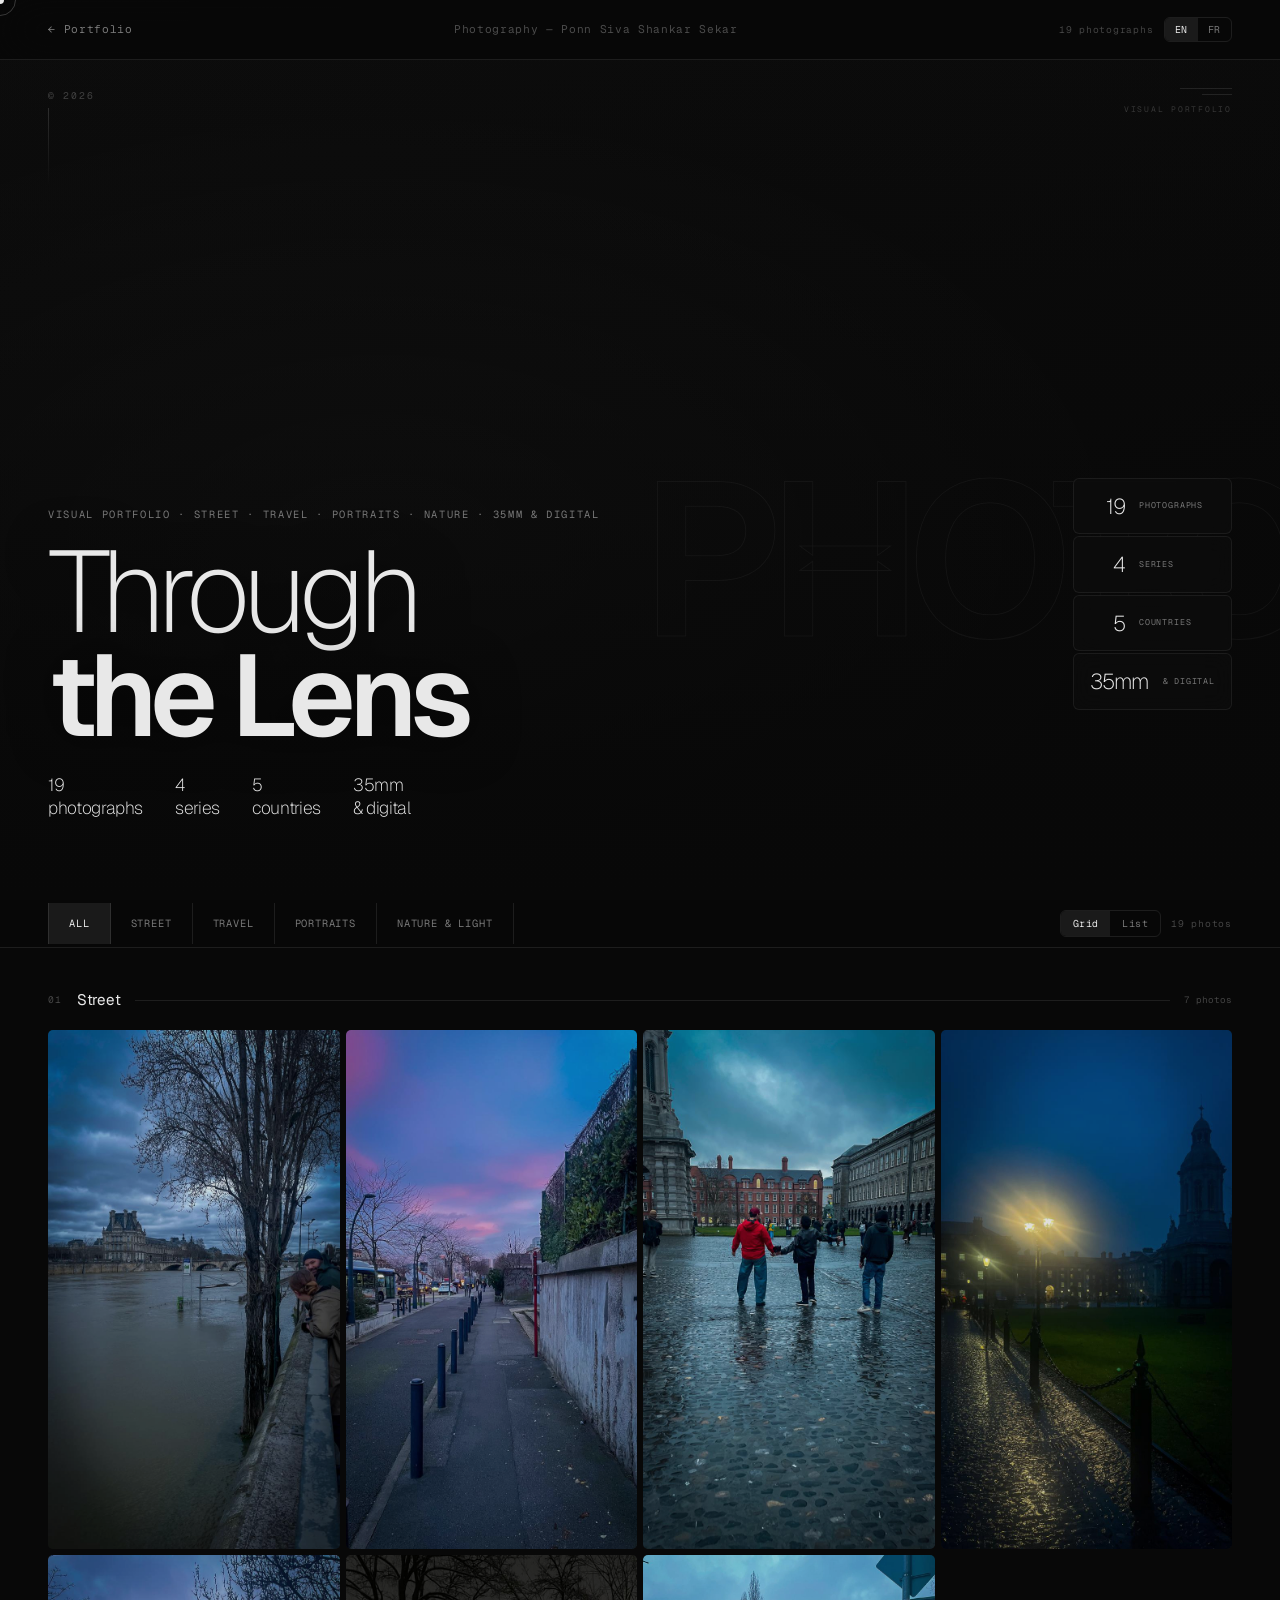
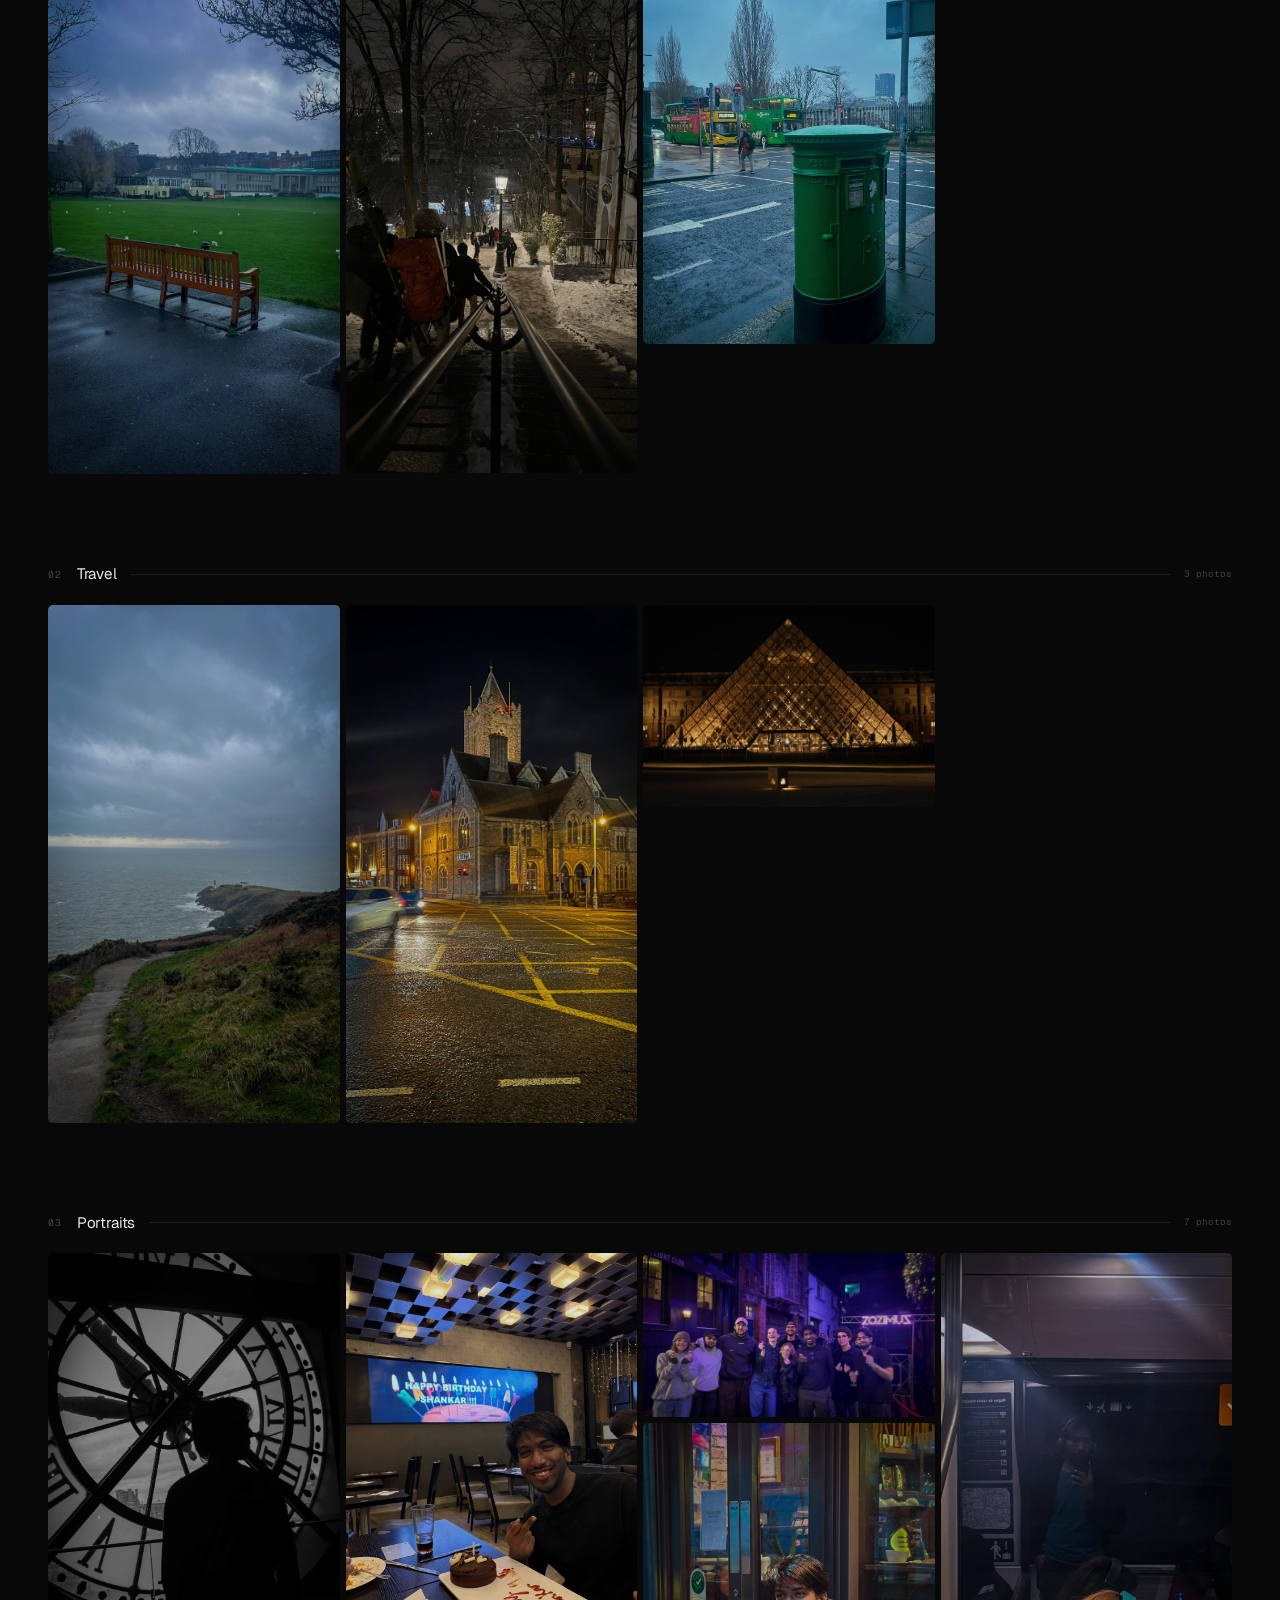
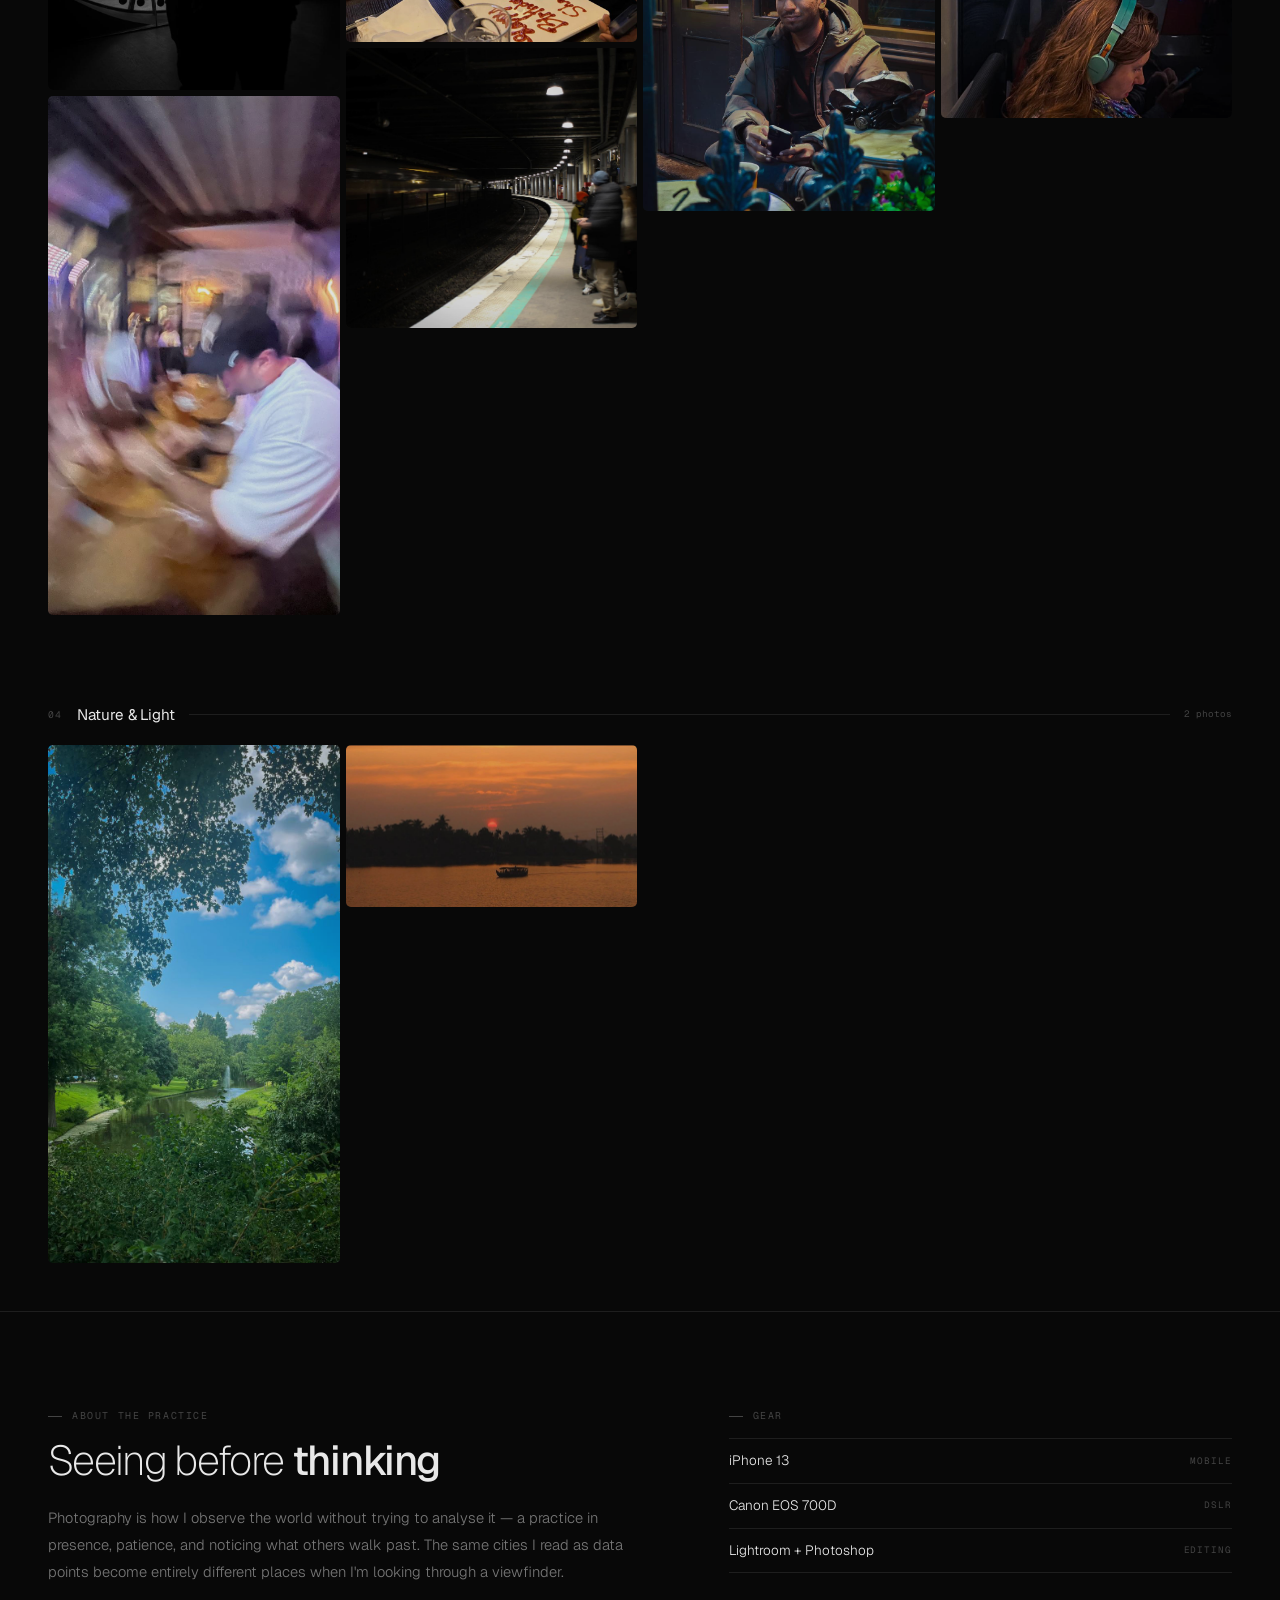
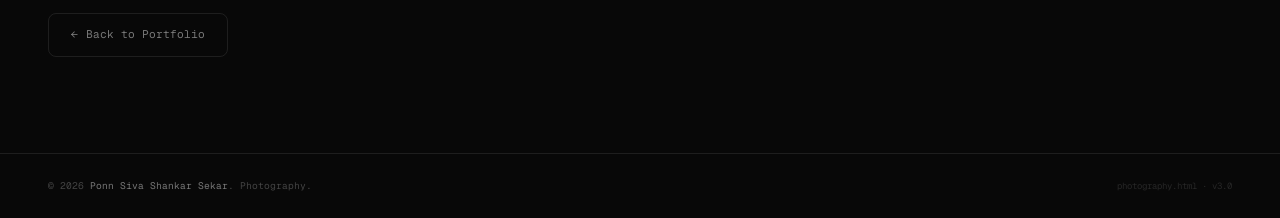
<file: photography.html>
<!DOCTYPE html>
<html lang="en">
<head>
<meta charset="UTF-8"/>
<meta name="viewport" content="width=device-width,initial-scale=1.0"/>
<title>Photography — Ponn Siva Shankar Sekar</title>
<link rel="preconnect" href="https://fonts.googleapis.com">
<link href="https://fonts.googleapis.com/css2?family=Geist:wght@100;200;300;400;500;600&family=Geist+Mono:wght@300;400;500&display=swap" rel="stylesheet">
<style>
:root{
  --bg:#080808;--surface:#0f0f0f;--surface2:#1a1a1a;
  --border:rgba(255,255,255,.09);--border-hi:rgba(255,255,255,.18);
  --text:#e8e8e8;--muted:#777;--muted2:#444;
  --font-sans:'Geist',sans-serif;--font-mono:'Geist Mono',monospace;
  --nav-h:60px;--ease:cubic-bezier(.16,1,.3,1);
  --pad:clamp(16px,4vw,48px);
  --gap:6px;
}
*,*::before,*::after{margin:0;padding:0;box-sizing:border-box;}
html{scroll-behavior:smooth;}
body{background:var(--bg);color:var(--text);font-family:var(--font-sans);font-size:16px;line-height:1.6;overflow-x:hidden;cursor:none;-webkit-font-smoothing:antialiased;}
#cursor{position:fixed;width:8px;height:8px;background:var(--text);border-radius:50%;pointer-events:none;z-index:99999;transform:translate(-50%,-50%);transition:width .2s,height .2s;}
#cursor-ring{position:fixed;width:32px;height:32px;border:1px solid rgba(232,232,232,.22);border-radius:50%;pointer-events:none;z-index:99998;transform:translate(-50%,-50%);transition:width .3s,height .3s,border-color .3s;}
.cursor-photo #cursor{width:0;height:0;}
.cursor-photo #cursor-ring{width:56px;height:56px;border-color:rgba(232,232,232,.4);}

nav{position:fixed;top:0;left:0;right:0;z-index:200;height:var(--nav-h);display:flex;align-items:center;justify-content:space-between;padding:0 var(--pad);background:rgba(8,8,8,.92);backdrop-filter:blur(24px);border-bottom:1px solid var(--border);gap:12px;}
.nav-back{display:flex;align-items:center;gap:8px;font-family:var(--font-mono);font-size:.7rem;color:var(--muted);text-decoration:none;letter-spacing:.06em;transition:color .2s,gap .25s var(--ease);white-space:nowrap;flex-shrink:0;}
.nav-back:hover{color:var(--text);gap:12px;}
.nav-title{font-family:var(--font-mono);font-size:.7rem;color:rgba(232,232,232,.3);letter-spacing:.06em;overflow:hidden;text-overflow:ellipsis;white-space:nowrap;}
.nav-right{display:flex;align-items:center;gap:10px;flex-shrink:0;}
.nav-count{font-family:var(--font-mono);font-size:.6rem;color:var(--muted2);letter-spacing:.08em;white-space:nowrap;}
.lang-toggle{display:flex;border:1px solid var(--border);border-radius:6px;overflow:hidden;}
.lang-btn{font-family:var(--font-mono);font-size:.62rem;padding:5px 10px;background:none;border:none;color:var(--muted);cursor:none;letter-spacing:.06em;transition:all .2s;}
.lang-btn.active{background:var(--surface2);color:var(--text);}

[data-r]{opacity:0;transform:translateY(30px);transition:opacity .75s var(--ease),transform .75s var(--ease);}
[data-r].in{opacity:1;transform:none;}

.ph-hero{min-height:100vh;padding-top:var(--nav-h);display:flex;flex-direction:column;justify-content:flex-end;position:relative;overflow:hidden;}
.ph-hero-bg{position:absolute;inset:0;background:radial-gradient(ellipse 60% 50% at 30% 60%,rgba(255,255,255,.03),transparent),linear-gradient(160deg,#0d0d0d,#080808);}
.ph-hero-overlay{position:absolute;inset:0;background:linear-gradient(to top,rgba(8,8,8,1) 0%,rgba(8,8,8,.55) 45%,rgba(8,8,8,.05) 100%);}

/* Ghost watermark */
.hero-watermark{
  position:absolute;top:50%;left:50%;
  transform:translate(-50%,-58%);
  z-index:0;pointer-events:none;
  font-size:clamp(6rem,17vw,15rem);
  font-weight:600;letter-spacing:-.06em;line-height:1;
  white-space:nowrap;color:transparent;
  -webkit-text-stroke:1px rgba(255,255,255,.042);
  opacity:0;animation:hIn 1.2s .05s var(--ease) forwards;
  user-select:none;
}

/* Top-left year tag + rule */
.hero-year{
  position:absolute;top:calc(var(--nav-h) + 28px);left:var(--pad);
  z-index:1;pointer-events:none;
  font-family:var(--font-mono);font-size:.6rem;
  color:rgba(255,255,255,.22);letter-spacing:.18em;
  opacity:0;animation:hIn .7s .35s var(--ease) forwards;
}
.hero-rule-v{
  position:absolute;top:calc(var(--nav-h) + 48px);left:var(--pad);
  width:1px;height:clamp(50px,10vh,80px);
  background:linear-gradient(to bottom,rgba(255,255,255,.14),transparent);
  z-index:1;pointer-events:none;
  opacity:0;animation:hIn .7s .4s var(--ease) forwards;
}

/* Top-right decoration */
.hero-corner-mark{
  position:absolute;top:calc(var(--nav-h) + 28px);right:var(--pad);
  z-index:1;pointer-events:none;
  display:flex;flex-direction:column;align-items:flex-end;gap:5px;
  opacity:0;animation:hIn .7s .55s var(--ease) forwards;
}
.hcm-line{height:1px;background:rgba(255,255,255,.1);}
.hcm-line:nth-child(1){width:52px;}
.hcm-line:nth-child(2){width:30px;}
.hcm-label{font-family:var(--font-mono);font-size:.5rem;color:rgba(255,255,255,.18);letter-spacing:.22em;text-transform:uppercase;margin-top:3px;}

/* Right floating sidebar stats */
.hero-sidebar{
  position:absolute;right:var(--pad);bottom:clamp(130px,22vh,190px);
  z-index:2;display:flex;flex-direction:column;gap:2px;
  opacity:0;animation:hIn .7s .8s var(--ease) forwards;
}
.hsb-item{
  display:flex;align-items:center;gap:14px;
  padding:10px 16px;
  background:rgba(12,12,12,.75);
  border:1px solid rgba(255,255,255,.07);
  border-radius:6px;
  backdrop-filter:blur(10px);
  transition:background .25s,border-color .25s;
  min-width:140px;
}
.hsb-item:hover{background:rgba(24,24,24,.88);border-color:rgba(255,255,255,.13);}
.hsb-num{font-family:var(--font-sans);font-size:clamp(1rem,2.2vw,1.35rem);font-weight:200;color:var(--text);letter-spacing:-.04em;min-width:2.5ch;text-align:right;}
.hsb-label{font-family:var(--font-mono);font-size:.52rem;color:var(--muted);letter-spacing:.1em;text-transform:uppercase;line-height:1.4;}

.ph-hero-content{position:relative;z-index:3;padding:clamp(40px,8vw,80px) var(--pad);}
.ph-hero-tag{font-family:var(--font-mono);font-size:clamp(.56rem,.9vw,.65rem);color:var(--muted);letter-spacing:.16em;text-transform:uppercase;margin-bottom:16px;opacity:0;animation:hIn .7s .1s var(--ease) forwards;}
.ph-hero-title{font-size:clamp(2.8rem,9vw,8rem);font-weight:200;letter-spacing:-.06em;line-height:.9;margin-bottom:28px;opacity:0;animation:hIn .85s .22s var(--ease) forwards;text-shadow:0 2px 48px rgba(0,0,0,.7);}
.ph-hero-title b{font-weight:600;}
.ph-hero-meta{display:flex;gap:clamp(14px,4vw,32px);flex-wrap:wrap;opacity:0;animation:hIn .7s .4s var(--ease) forwards;}
.phm{font-family:var(--font-mono);font-size:clamp(.56rem,.9vw,.68rem);color:var(--muted);letter-spacing:.06em;}
.phm span{color:var(--text);display:block;font-size:clamp(.88rem,2vw,1.1rem);font-family:var(--font-sans);font-weight:200;letter-spacing:-.02em;line-height:1.1;margin-bottom:3px;}
@keyframes hIn{from{opacity:0;transform:translateY(22px)}to{opacity:1;transform:none}}

@media(max-width:720px){
  .hero-sidebar{display:none;}
  .hero-watermark{font-size:clamp(4rem,20vw,8rem);top:40%;}
}

.filter-bar{position:sticky;top:var(--nav-h);z-index:100;background:rgba(8,8,8,.94);backdrop-filter:blur(20px);border-bottom:1px solid var(--border);padding:0 var(--pad);display:flex;align-items:center;justify-content:space-between;gap:10px;flex-wrap:wrap;min-height:48px;}
.filter-tabs{display:flex;flex-wrap:wrap;}
.ft{font-family:var(--font-mono);font-size:clamp(.54rem,.9vw,.65rem);padding:clamp(10px,2vw,14px) clamp(10px,2vw,20px);background:none;border:none;border-right:1px solid var(--border);color:var(--muted);cursor:none;letter-spacing:.08em;text-transform:uppercase;transition:color .2s,background .2s;white-space:nowrap;}
.ft:first-child{border-left:1px solid var(--border);}
.ft.on,.ft:hover{background:var(--surface2);color:var(--text);}
.filter-right{display:flex;align-items:center;gap:10px;flex-shrink:0;}
.view-toggle{display:flex;border:1px solid var(--border);border-radius:6px;overflow:hidden;}
.vt{font-family:var(--font-mono);font-size:.62rem;padding:6px 12px;background:none;border:none;color:var(--muted);cursor:none;transition:all .2s;letter-spacing:.04em;}
.vt.on,.vt:hover{background:var(--surface2);color:var(--text);}
.photo-count-bar{font-family:var(--font-mono);font-size:.6rem;color:var(--muted2);letter-spacing:.08em;white-space:nowrap;}

/* ═══ MASONRY ═══ */
.gallery-section{padding:0 var(--pad) 48px;}
.series-divider{display:flex;align-items:center;gap:14px;padding:40px 0 18px;}
.sd-num{font-family:var(--font-mono);font-size:.6rem;color:var(--muted2);letter-spacing:.14em;}
.sd-name{font-size:clamp(.82rem,2vw,.95rem);font-weight:400;letter-spacing:-.01em;color:var(--text);}
.sd-rule{flex:1;height:1px;background:var(--border);}
.sd-count{font-family:var(--font-mono);font-size:.58rem;color:var(--muted2);}
.masonry{display:flex;gap:var(--gap);align-items:flex-start;}
.masonry-col{display:flex;flex-direction:column;gap:var(--gap);flex:1;min-width:0;}

/* PHOTO CARD — no forced aspect ratio on container */
.photo-card{position:relative;overflow:hidden;background:var(--surface);border-radius:5px;cursor:none;display:block;}
/* Real image: full width, natural height */
.photo-card img{width:100%;height:auto;display:block;transition:transform .65s var(--ease),filter .35s;filter:brightness(.88) grayscale(.06);}
.photo-card:hover img{transform:scale(1.03);filter:brightness(.97) grayscale(0);}
/* Placeholder: padding-bottom trick preserves the ar ratio */
.photo-ph{width:100%;position:relative;background:var(--surface);transition:background .3s;}
.photo-card:hover .photo-ph{background:var(--surface2);}
.photo-ph-inner{position:absolute;inset:0;display:flex;align-items:center;justify-content:center;font-size:clamp(1.8rem,5vw,3rem);}
.photo-overlay{position:absolute;bottom:0;left:0;right:0;padding:clamp(10px,2vw,16px) clamp(12px,2vw,18px);background:linear-gradient(to top,rgba(8,8,8,.9) 0%,transparent 100%);opacity:0;transition:opacity .3s;pointer-events:none;}
.photo-card:hover .photo-overlay{opacity:1;}
.po-loc{font-family:var(--font-mono);font-size:clamp(.44rem,.75vw,.55rem);color:var(--muted);letter-spacing:.14em;text-transform:uppercase;margin-bottom:2px;}
.po-title{font-size:clamp(.74rem,1.8vw,.88rem);font-weight:400;color:var(--text);margin-bottom:2px;}
.po-meta{font-family:var(--font-mono);font-size:clamp(.42rem,.72vw,.52rem);color:var(--muted2);}
.po-expand{position:absolute;top:9px;right:9px;width:24px;height:24px;background:rgba(8,8,8,.8);border:1px solid var(--border);border-radius:4px;display:flex;align-items:center;justify-content:center;font-family:var(--font-mono);font-size:.65rem;color:var(--muted);opacity:0;transition:opacity .3s;}
.photo-card:hover .po-expand{opacity:1;}

/* ═══ LIST VIEW ═══ */
.list-section{padding:0 var(--pad) 48px;display:none;}
.list-section.visible{display:block;}
.list-series-head{font-family:var(--font-mono);font-size:.58rem;color:var(--muted2);letter-spacing:.14em;text-transform:uppercase;padding:20px 20px 8px;background:var(--surface);border-top:1px solid var(--border);}
.photo-list-block{display:flex;flex-direction:column;gap:1px;background:var(--border);border:1px solid var(--border);border-radius:10px;overflow:hidden;margin-bottom:20px;}
.pl-row{display:grid;grid-template-columns:64px 1fr auto auto;gap:clamp(10px,2vw,22px);align-items:center;background:var(--surface);padding:12px 18px;cursor:none;transition:background .2s;}
.pl-row:hover{background:var(--surface2);}
.pl-thumb{width:56px;height:42px;border-radius:4px;overflow:hidden;background:var(--surface2);display:flex;align-items:center;justify-content:center;font-size:1.1rem;flex-shrink:0;}
.pl-thumb img{width:100%;height:100%;object-fit:cover;display:block;}
.pl-title{font-size:.86rem;font-weight:400;color:var(--text);}
.pl-location{font-family:var(--font-mono);font-size:.6rem;color:var(--muted);margin-top:2px;}
.pl-meta{font-family:var(--font-mono);font-size:.58rem;color:var(--muted2);}
.pl-open{font-family:var(--font-mono);font-size:.6rem;color:var(--muted2);padding:4px 10px;border:1px solid var(--border);border-radius:4px;transition:all .2s;white-space:nowrap;}
.pl-row:hover .pl-open{border-color:var(--border-hi);color:var(--text);}

/* ═══ LIGHTBOX ═══ */
.lightbox{position:fixed;inset:0;z-index:1000;background:rgba(8,8,8,.97);display:none;flex-direction:column;align-items:center;justify-content:center;backdrop-filter:blur(14px);}
.lightbox.open{display:flex;}
.lb-close{position:absolute;top:18px;right:24px;font-family:var(--font-mono);font-size:.68rem;color:var(--muted);cursor:none;letter-spacing:.12em;text-transform:uppercase;transition:color .2s;z-index:10;}
.lb-close:hover{color:var(--text);}
.lb-prev,.lb-next{position:absolute;top:50%;transform:translateY(-50%);width:52px;height:52px;display:flex;align-items:center;justify-content:center;cursor:none;color:var(--muted);font-size:1.2rem;transition:color .2s,background .2s;z-index:10;border-radius:50%;}
.lb-prev{left:16px;}.lb-next{right:16px;}
.lb-prev:hover,.lb-next:hover{color:var(--text);background:rgba(255,255,255,.05);}
.lb-stage{width:100%;height:100%;display:flex;align-items:center;justify-content:center;padding:clamp(52px,8vh,72px) clamp(60px,10vw,100px) clamp(64px,10vh,84px);}
.lb-img-wrap{max-width:min(88vw,1000px);max-height:min(78vh,800px);display:flex;align-items:center;justify-content:center;}
.lb-img-wrap img{max-width:100%;max-height:min(78vh,800px);width:auto;height:auto;object-fit:contain;display:block;border-radius:6px;box-shadow:0 8px 48px rgba(0,0,0,.6);}
.lb-img-ph{width:clamp(240px,50vw,480px);aspect-ratio:4/3;background:var(--surface);display:flex;align-items:center;justify-content:center;font-size:6rem;border-radius:6px;}
.lb-caption{position:absolute;bottom:0;left:0;right:0;padding:clamp(12px,2vw,18px) var(--pad);display:flex;align-items:center;justify-content:space-between;border-top:1px solid var(--border);}
.lbc-title{font-size:clamp(.8rem,1.8vw,.94rem);font-weight:400;margin-bottom:2px;color:var(--text);}
.lbc-meta{font-family:var(--font-mono);font-size:clamp(.5rem,.9vw,.6rem);color:var(--muted);}
.lbc-right{display:flex;align-items:center;gap:14px;flex-shrink:0;}
.lbc-counter{font-family:var(--font-mono);font-size:.62rem;color:var(--muted2);}
.lb-keys{font-family:var(--font-mono);font-size:.56rem;color:var(--muted2);}

/* ═══ ABOUT ═══ */
.about-strip{padding:clamp(48px,8vw,96px) var(--pad);display:grid;grid-template-columns:1.2fr 1fr;gap:clamp(32px,6vw,80px);align-items:start;border-top:1px solid var(--border);}
.as-label{font-family:var(--font-mono);font-size:.62rem;color:var(--muted2);letter-spacing:.16em;text-transform:uppercase;margin-bottom:14px;display:flex;align-items:center;gap:10px;}
.as-label::before{content:'';display:block;width:14px;height:1px;background:var(--muted2);}
.as-title{font-size:clamp(1.6rem,3.5vw,2.6rem);font-weight:200;letter-spacing:-.04em;line-height:1.1;margin-bottom:20px;color:var(--text);}
.as-title b{font-weight:500;}
.as-body{font-size:clamp(.82rem,1.8vw,.92rem);font-weight:300;color:var(--muted);line-height:1.85;margin-bottom:28px;}
.gear-table{display:flex;flex-direction:column;}
.gear-row{display:flex;justify-content:space-between;align-items:center;padding:11px 0;border-top:1px solid var(--border);}
.gear-row:last-child{border-bottom:1px solid var(--border);}
.gear-name{font-size:clamp(.78rem,1.7vw,.85rem);font-weight:300;color:var(--text);}
.gear-type{font-family:var(--font-mono);font-size:.58rem;color:var(--muted2);letter-spacing:.1em;text-transform:uppercase;}
.btn-back{display:inline-flex;align-items:center;gap:8px;font-family:var(--font-mono);font-size:.7rem;padding:12px 22px;border-radius:8px;text-decoration:none;cursor:none;transition:all .25s var(--ease);border:1px solid var(--border);background:none;color:var(--muted);}
.btn-back:hover{border-color:var(--border-hi);color:var(--text);}
.magnetic{display:inline-block;}
footer{border-top:1px solid var(--border);padding:clamp(16px,3vw,24px) var(--pad);display:flex;align-items:center;justify-content:space-between;flex-wrap:wrap;gap:8px;}
footer p{font-family:var(--font-mono);font-size:.6rem;color:var(--muted2);}
footer a{color:var(--muted);text-decoration:none;transition:color .2s;}
footer a:hover{color:var(--text);}

/* ═══ RESPONSIVE ═══ */
@media(max-width:960px){
  .nav-title{display:none;}
  .filter-bar{padding:8px 20px;}
  .about-strip{grid-template-columns:1fr;gap:40px;}
  .pl-row{grid-template-columns:52px 1fr auto;gap:12px;}
  .pl-meta{display:none;}
  .lb-prev{left:6px;}.lb-next{right:6px;}
  .lb-keys{display:none;}
}
@media(max-width:720px){
  :root{--nav-h:56px;}
  .filter-tabs{width:100%;}
  .ft{flex:1;text-align:center;padding:10px 6px;font-size:.52rem;}
  .filter-right{width:100%;justify-content:space-between;padding-bottom:8px;}
}
@media(max-width:520px){
  .lb-prev,.lb-next{width:38px;height:38px;font-size:.9rem;}
  .lb-stage{padding:52px 46px 66px;}
  .pl-row{grid-template-columns:44px 1fr auto;gap:8px;}
  .pl-location{display:none;}
}
@media(max-width:380px){
  :root{--nav-h:52px;--gap:4px;}
  .ft{font-size:.48rem;padding:9px 4px;}
}
</style>
</head>
<body>
<div id="cursor"></div>
<div id="cursor-ring"></div>

<div class="lightbox" id="lightbox">
  <div class="lb-close" onclick="lbClose()" data-t="lb.close">&#x2715; Close</div>
  <div class="lb-prev" onclick="lbStep(-1)">&#8592;</div>
  <div class="lb-next" onclick="lbStep(+1)">&#8594;</div>
  <div class="lb-stage" onclick="lbClose()">
    <div class="lb-img-wrap" id="lb-img-wrap" onclick="event.stopPropagation()"></div>
  </div>
  <div class="lb-caption">
    <div><p class="lbc-title" id="lb-title"></p><p class="lbc-meta" id="lb-meta"></p></div>
    <div class="lbc-right">
      <span class="lbc-counter" id="lb-counter"></span>
      <span class="lb-keys" data-t="lb.keys">arrow keys navigate</span>
    </div>
  </div>
</div>

<nav>
  <a href="index.html" class="nav-back">&#8592; <span data-t="nav.back">Portfolio</span></a>
  <span class="nav-title" data-t="nav.title">Photography</span>
  <div class="nav-right">
    <span class="nav-count" id="nav-count"></span>
    <div class="lang-toggle">
      <button class="lang-btn active" id="btn-en" onclick="setLang('en')">EN</button>
      <button class="lang-btn"        id="btn-fr" onclick="setLang('fr')">FR</button>
    </div>
  </div>
</nav>

<div class="ph-hero">
  <div class="ph-hero-bg"><div class="ph-hero-overlay"></div></div>

  <!-- Ghost watermark -->
  <div class="hero-watermark" aria-hidden="true">PHOTOGRAPHY</div>

  <!-- Top-left year + rule -->
  <div class="hero-year" aria-hidden="true">© 2026</div>
  <div class="hero-rule-v" aria-hidden="true"></div>

  <!-- Top-right decorative lines -->
  <div class="hero-corner-mark" aria-hidden="true">
    <div class="hcm-line"></div>
    <div class="hcm-line"></div>
    <div class="hcm-label">Visual Portfolio</div>
  </div>

  <!-- Right floating stat cards -->
  <div class="hero-sidebar" aria-hidden="true">
    <div class="hsb-item">
      <span class="hsb-num" id="sb-total">22</span>
      <span class="hsb-label">Photographs</span>
    </div>
    <div class="hsb-item">
      <span class="hsb-num">4</span>
      <span class="hsb-label">Series</span>
    </div>
    <div class="hsb-item">
      <span class="hsb-num">5</span>
      <span class="hsb-label">Countries</span>
    </div>
    <div class="hsb-item">
      <span class="hsb-num">35mm</span>
      <span class="hsb-label">&amp; Digital</span>
    </div>
  </div>

  <div class="ph-hero-content">
    <p class="ph-hero-tag" data-t="hero.tag">Visual Portfolio</p>
    <h1 class="ph-hero-title" data-t="hero.title">Through<br><b>the Lens</b></h1>
    <div class="ph-hero-meta">
      <div class="phm"><span id="h-total">22</span><span data-t="hero.ph">photographs</span></div>
      <div class="phm"><span>4</span><span data-t="hero.ser">series</span></div>
      <div class="phm"><span>5</span><span data-t="hero.co">countries</span></div>
      <div class="phm"><span>35mm</span><span data-t="hero.fmt">&amp; digital</span></div>
    </div>
  </div>
</div>

<div class="filter-bar">
  <div class="filter-tabs">
    <button class="ft on" data-series="all"    data-t="ft.all">All</button>
    <button class="ft"    data-series="street" data-t="ft.street">Street</button>
    <button class="ft"    data-series="travel" data-t="ft.travel">Travel</button>
    <button class="ft"    data-series="people" data-t="ft.people">Portraits</button>
    <button class="ft"    data-series="nature" data-t="ft.nature">Nature &amp; Light</button>
  </div>
  <div class="filter-right">
    <div class="view-toggle">
      <button class="vt on" data-view="grid" data-t="vt.grid">Grid</button>
      <button class="vt"    data-view="list" data-t="vt.list">List</button>
    </div>
    <span class="photo-count-bar" id="count-bar"></span>
  </div>
</div>

<div id="gallery-root"></div>
<div id="list-root" class="list-section"></div>

<div class="about-strip" data-r>
  <div>
    <p class="as-label" data-t="ab.lbl">About the Practice</p>
    <h2 class="as-title" data-t="ab.title">Seeing before <b>thinking</b></h2>
    <p class="as-body" data-t="ab.body">Photography is how I observe the world without trying to analyse it — a practice in presence, patience, and noticing what others walk past.</p>
    <div class="magnetic" style="display:inline-block">
      <a href="index.html" class="btn-back">&#8592; <span data-t="ab.back">Back to Portfolio</span></a>
    </div>
  </div>
  <div>
    <p class="as-label" data-t="gear.lbl">Gear</p>
    <div class="gear-table">
      <div class="gear-row"><span class="gear-name">iPhone 13</span><span class="gear-type" data-t="g.mob">Mobile</span></div>
      <div class="gear-row"><span class="gear-name">Canon EOS 700D</span><span class="gear-type" data-t="g.dslr">DSLR</span></div>
      <div class="gear-row"><span class="gear-name">Lightroom + Photoshop</span><span class="gear-type" data-t="g.edit">Editing</span></div>
    </div>
  </div>
</div>

<footer>
  <p>&#169; 2026 <a href="index.html">Ponn Siva Shankar Sekar</a>. Photography.</p>
  <p style="font-size:.56rem;opacity:.5">photography.html &middot; v3.0</p>
</footer>

<script>
const PHOTOS=[
  {id:0, series:"street",title:"Gloomy Seine",      loc:"Paris, France",       cam:"iPhone 13 &middot; 2026",              src:"photography/Pont_Royal.jpeg"},
  {id:1, series:"street",title:"Dream day",      loc:"Villejuif, France",  cam:"iPhone 13 &middot; 2025",           src:"photography/hopital_bictre.jpeg"},
  {id:2, series:"street",title:"The Boyz",        loc:"Dublin, Ireland",        cam:"iPhone 13 &middot; 2026",             src:"photography/the_boys.jpeg"},
  {id:3, series:"street",title:"Rainy",       loc:"Dublin, Ireland",      cam:"iPhone 13 &middot; 2026",              src:"photography/rainy.jpeg"},
  {id:4, series:"street",title:"Lonly",    loc:"Dublin, Ireland",       cam:"iPhone 13 &middot; 2026",           src:"photography/lonly.jpeg"},
  
  {id:6, series:"street",title:"My POV",        loc:"Paris, France",        cam:"iPhone 13 &middot; 2026",           src:"photography/my_pov.jpeg"},
  {id:7, series:"street",title:"The Land of Green",          loc:"Dublin, Ireland",    cam:"iPhone 13 &middot; 2026",               src:"photography/land_of_green.jpeg"},
  {id:8, series:"travel",title:"Hike on Howth",       loc:"Dublin, Ireland",        cam:"iPhone 13 &middot; 2026",  src:"photography/howth.jpeg"},
  {id:9, series:"travel",title:"A lone Castle",        loc:"Dublin, Ireland",     cam:"iPhone 13 &middot; 2026",      src:"photography/dublin_night.jpeg"},
  {id:5, series:"travel",title:"The Louvre",      loc:"Paris, France",       cam:"Canon EOS 700D &middot; 2025",            src:"photography/The_Louvre.jpeg"},

  {id:10,series:"people",title:"Mystery Man",        loc:"Paris, France",       cam:"Canon EOS 700D &middot; 2026",         src:"photography/Musee-d'orsay.jpeg"},
  {id:11,series:"people",title:"A birthday Lie",       loc:"Dublin, Ireland",       cam:"iPhone 13 &middot; 2026",             src:"photography/fake_birthday.jpeg"},
  {id:12,series:"people",title:"The Afters",      loc:"Dublin, Ireland",    cam:"iPhone 13 &middot; 2026",               src:"photography/afters.jpeg"},
  
  {id:13,series:"people",title:"Hallow man",       loc:"Paris, France",       cam:"iPhone 13 &middot; 2026",              src:"photography/hallow_man.jpeg"},
  {id:14,series:"people",title:"Fuzzy Time",              loc:"Paris, France",    cam:"iPhone 13 &middot; 2025",             src:"photography/Fuzzy_times.jpeg"},
  {id:15,series:"people",title:"Awaiting",              loc:"Paris, France",    cam:"Canon EOS 700D &middot; 2025",             src:"photography/awaiting.jpeg"},
  {id:16,series:"people",title:"A Pause",              loc:"Dublin, Ireland",    cam:"iPhone 13 &middot; 2026",             src:"photography/pause.jpeg"},
  {id:17,series:"nature",title:"The Garden of Words",        loc:"Rotterdam, Netherlands",       cam:"iPhone 13 &middot; 2026",              src:"photography/Garden_of_words.jpeg"},
  {id:18,series:"nature",title:"Golden Hour",       loc:"Alappuzha, Kerala",         cam:"Canon EOS 700D &middot; 2023", src:"photography/golden_hour.jpeg"},
];

const SERIES_ORDER=["street","travel","people","nature"];
const SERIES_META={
  street:{num:"01",en:"Street",          fr:"Rue"},
  travel:{num:"02",en:"Travel",          fr:"Voyage"},
  people:{num:"03",en:"Portraits",       fr:"Portraits"},
  nature:{num:"04",en:"Nature & Light",  fr:"Nature & Lumiere"},
};

const T={
  en:{
    "nav.back":"Portfolio","nav.title":"Photography — Ponn Siva Shankar Sekar",
    "hero.tag":"Visual Portfolio · Street · Travel · Portraits · Nature · 35mm & Digital",
    "hero.title":"Through<br><b>the Lens</b>","hero.ph":"photographs","hero.ser":"series","hero.co":"countries","hero.fmt":"& digital",
    "ft.all":"All","ft.street":"Street","ft.travel":"Travel","ft.people":"Portraits","ft.nature":"Nature & Light",
    "vt.grid":"Grid","vt.list":"List",
    "ab.lbl":"About the Practice","ab.title":"Seeing before <b>thinking</b>",
    "ab.body":"Photography is how I observe the world without trying to analyse it — a practice in presence, patience, and noticing what others walk past. The same cities I read as data points become entirely different places when I'm looking through a viewfinder.",
    "ab.back":"Back to Portfolio","gear.lbl":"Gear",
    "g.mob":"Mobile","g.dslr":"DSLR","g.film":"35mm Film","g.dig":"Digital","g.stock":"Film Stock","g.edit":"Editing",
    "lb.close":"Close","lb.keys":"← → navigate · Esc close",
  },
  fr:{
    "nav.back":"Portfolio","nav.title":"Photographie — Ponn Siva Shankar Sekar",
    "hero.tag":"Portfolio Visuel · Rue · Voyage · Portraits · Nature · Argentique & Numerique",
    "hero.title":"A travers<br><b>l'objectif</b>","hero.ph":"photographies","hero.ser":"series","hero.co":"pays","hero.fmt":"& numerique",
    "ft.all":"Tout","ft.street":"Rue","ft.travel":"Voyage","ft.people":"Portraits","ft.nature":"Nature & Lumiere",
    "vt.grid":"Grille","vt.list":"Liste",
    "ab.lbl":"A propos","ab.title":"Voir avant de <b>penser</b>",
    "ab.body":"La photographie est ma facon d'observer le monde sans chercher a l'analyser — presence, patience, et l'art de remarquer ce que les autres ne voient pas.",
    "ab.back":"Retour au Portfolio","gear.lbl":"Materiel",
    "g.mob":"Mobile","g.dslr":"Reflex","g.film":"Argentique 35mm","g.dig":"Numerique","g.stock":"Pellicule","g.edit":"Retouche",
    "lb.close":"Fermer","lb.keys":"fleches naviguer · Echap fermer",
  }
};

let lang="en";
function setLang(l){
  lang=l;
  document.querySelectorAll("[data-t]").forEach(el=>{
    const v=T[l][el.dataset.t];
    if(v!==undefined)el.innerHTML=v;
  });
  document.getElementById("btn-en").classList.toggle("active",l==="en");
  document.getElementById("btn-fr").classList.toggle("active",l==="fr");
  document.documentElement.lang=l;
  renderAll();
}

const cur=document.getElementById("cursor"),ring=document.getElementById("cursor-ring");
let mx=0,my=0,rx=0,ry=0;
document.addEventListener("mousemove",e=>{mx=e.clientX;my=e.clientY;cur.style.left=mx+"px";cur.style.top=my+"px";});
(function lerp(){rx+=(mx-rx)*.11;ry+=(my-ry)*.11;ring.style.left=rx+"px";ring.style.top=ry+"px";requestAnimationFrame(lerp);})();

let activeFilter="all",activeView="grid";

function colCount(){
  const w=window.innerWidth;
  if(w>=1200)return 4;
  if(w>=960) return 3;
  return 2; // phone & tablet always 2 columns minimum
}

function filtered(){
  return activeFilter==="all"?PHOTOS:PHOTOS.filter(p=>p.series===activeFilter);
}

function makeCard(p){
  const d=document.createElement("div");
  d.className="photo-card";
  d.onclick=()=>lbOpen(p.id);
  const ov=`<div class="photo-overlay"><div class="po-loc">${p.loc}</div><div class="po-title">${p.title}</div><div class="po-meta">${p.cam}</div></div><div class="po-expand">&#10722;</div>`;
  if(p.src){
    d.innerHTML=`<img src="${p.src}" alt="${p.title}" loading="lazy">${ov}`;
  } else {
    const pb=(p.ar||1.25)*100;
    d.innerHTML=`<div class="photo-ph" style="padding-bottom:${pb}%"><div class="photo-ph-inner">${p.emoji||"&#128247;"}</div></div>${ov}`;
  }
  d.addEventListener("mouseenter",()=>document.body.classList.add("cursor-photo"));
  d.addEventListener("mouseleave",()=>document.body.classList.remove("cursor-photo"));
  return d;
}

function renderGrid(){
  const root=document.getElementById("gallery-root");
  const photos=filtered();
  const n=colCount();
  root.innerHTML="";

  const groups=[];
  if(activeFilter==="all"){
    SERIES_ORDER.forEach(s=>{
      const sp=photos.filter(p=>p.series===s);
      if(sp.length)groups.push({series:s,photos:sp});
    });
  } else {
    groups.push({series:activeFilter,photos});
  }

  groups.forEach(g=>{
    const meta=SERIES_META[g.series];
    const sname=meta[lang]||meta.en;
    const section=document.createElement("div");
    section.className="gallery-section";

    const div=document.createElement("div");
    div.className="series-divider";
    div.innerHTML=`<span class="sd-num">${meta.num}</span><span class="sd-name">${sname}</span><div class="sd-rule"></div><span class="sd-count">${g.photos.length} photo${g.photos.length!==1?"s":""}</span>`;
    section.appendChild(div);

    const masonry=document.createElement("div");
    masonry.className="masonry";
    const cols=[];
    for(let i=0;i<n;i++){
      const col=document.createElement("div");
      col.className="masonry-col";
      masonry.appendChild(col);
      cols.push({el:col,h:0});
    }
    g.photos.forEach(p=>{
      const s=cols.reduce((a,b)=>a.h<=b.h?a:b);
      s.el.appendChild(makeCard(p));
      s.h+=p.src?1.3:(p.ar||1.25);
    });
    section.appendChild(masonry);
    root.appendChild(section);
  });
}

function renderList(){
  const root=document.getElementById("list-root");
  const photos=filtered();
  root.innerHTML="";
  const groups=[];
  if(activeFilter==="all"){
    SERIES_ORDER.forEach(s=>{
      const sp=photos.filter(p=>p.series===s);
      if(sp.length)groups.push({series:s,photos:sp});
    });
  } else {
    groups.push({series:activeFilter,photos});
  }
  groups.forEach(g=>{
    const meta=SERIES_META[g.series];
    const sname=meta[lang]||meta.en;
    const h=document.createElement("div");
    h.className="list-series-head";
    h.textContent=`${meta.num} — ${sname}`;
    root.appendChild(h);
    const block=document.createElement("div");
    block.className="photo-list-block";
    g.photos.forEach(p=>{
      const thumb=p.src?`<img src="${p.src}" alt="${p.title}">`:(p.emoji||"&#128247;");
      const row=document.createElement("div");
      row.className="pl-row";
      row.onclick=()=>lbOpen(p.id);
      row.innerHTML=`<div class="pl-thumb">${thumb}</div><div><div class="pl-title">${p.title}</div><div class="pl-location">${p.loc}</div></div><div class="pl-meta">${p.cam}</div><div class="pl-open">View &#8599;</div>`;
      block.appendChild(row);
    });
    root.appendChild(block);
  });
}

function updateCounts(){
  const n=filtered().length;
  document.getElementById("count-bar").textContent=n+" photos";
  document.getElementById("nav-count").textContent=PHOTOS.length+" photographs";
  document.getElementById("h-total").textContent=PHOTOS.length;
  const sb=document.getElementById("sb-total");if(sb)sb.textContent=PHOTOS.length;
}

function applyView(){
  document.getElementById("gallery-root").style.display=activeView==="grid"?"":"none";
  document.getElementById("list-root").classList.toggle("visible",activeView==="list");
}

function renderAll(){renderGrid();renderList();updateCounts();applyView();}

document.querySelectorAll(".ft").forEach(btn=>{
  btn.addEventListener("click",()=>{
    document.querySelectorAll(".ft").forEach(b=>b.classList.remove("on"));
    btn.classList.add("on");
    activeFilter=btn.dataset.series;
    renderAll();
  });
});

document.querySelectorAll(".vt").forEach(btn=>{
  btn.addEventListener("click",()=>{
    document.querySelectorAll(".vt").forEach(b=>b.classList.remove("on"));
    btn.classList.add("on");
    activeView=btn.dataset.view;
    applyView();
  });
});

let rt;
window.addEventListener("resize",()=>{clearTimeout(rt);rt=setTimeout(renderGrid,200);},{passive:true});

let lbIdx=0;
const lb=document.getElementById("lightbox");
function lbOpen(id){
  const list=filtered();
  lbIdx=list.findIndex(p=>p.id===id);
  if(lbIdx<0)lbIdx=0;
  lbRender(list);
  lb.classList.add("open");
  document.body.style.overflow="hidden";
}
function lbClose(){lb.classList.remove("open");document.body.style.overflow="";}
function lbStep(d){const list=filtered();lbIdx=(lbIdx+d+list.length)%list.length;lbRender(list);}
function lbRender(list){
  if(!list)list=filtered();
  const p=list[lbIdx];
  const wrap=document.getElementById("lb-img-wrap");
  wrap.innerHTML=p.src
    ?`<img src="${p.src}" alt="${p.title}">`
    :`<div class="lb-img-ph">${p.emoji||"&#128247;"}</div>`;
  document.getElementById("lb-title").textContent=`${p.title} — ${p.loc}`;
  document.getElementById("lb-meta").innerHTML=p.cam;
  document.getElementById("lb-counter").textContent=`${lbIdx+1} / ${list.length}`;
}
document.addEventListener("keydown",e=>{
  if(!lb.classList.contains("open"))return;
  if(e.key==="Escape")lbClose();
  if(e.key==="ArrowLeft")lbStep(-1);
  if(e.key==="ArrowRight")lbStep(+1);
});

document.querySelectorAll(".magnetic").forEach(wrap=>{
  const el=wrap.querySelector("a,button");if(!el)return;
  wrap.addEventListener("mousemove",e=>{
    const r=wrap.getBoundingClientRect();
    el.style.transform=`translate(${(e.clientX-r.left-r.width/2)*.38}px,${(e.clientY-r.top-r.height/2)*.38}px)`;
  });
  wrap.addEventListener("mouseleave",()=>{el.style.transform="";});
});

const obs=new IntersectionObserver(es=>{
  es.forEach(e=>{if(e.isIntersecting){e.target.classList.add("in");obs.unobserve(e.target);}});
},{threshold:.08,rootMargin:"0px 0px -40px 0px"});
document.querySelectorAll("[data-r]").forEach(el=>obs.observe(el));

setLang("en");
</script>
</body>
</html>
</file>
